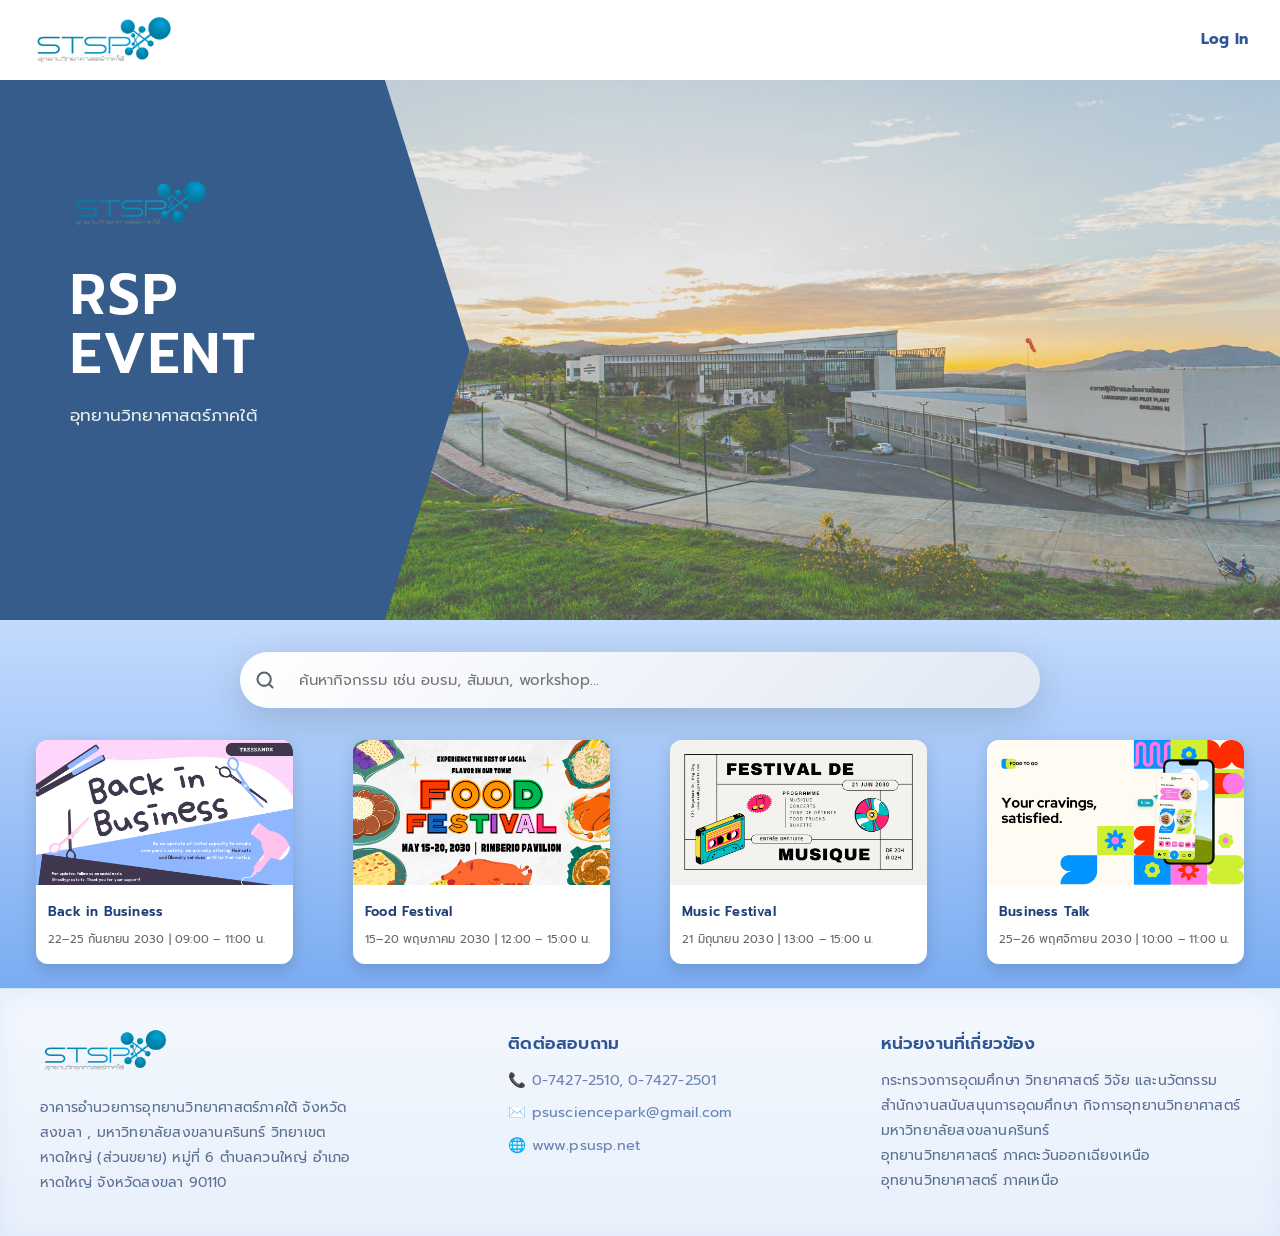
<file: index.html>
<!DOCTYPE html>
<html lang="th">
<head>
  <meta charset="UTF-8" />
  <meta name="viewport" content="width=device-width, initial-scale=1.0"/>
  <title>RSP EVENT</title>
  <link rel="stylesheet" href="css/layout.css">
  <link rel="stylesheet" href="css/style.css">

  <link rel="preconnect" href="https://fonts.googleapis.com">
  <link rel="preconnect" href="https://fonts.gstatic.com" crossorigin>
  <link href="https://fonts.googleapis.com/css2?family=Prompt:wght@300;400;500;600&display=swap" rel="stylesheet">

</head>

<body>

  <!-- ================= topbar ================= -->
<header class="topbar">
  <img src="assets/logo.png" class="top-logo" alt="RSP Logo">
  <div id="topbar-menu"></div>
</header>

<!-- ================= HERO ================= -->
<section class="hero">
  <div class="hero-left">
    <img src="assets/logo.png" class="hero-logo" alt="RSP Logo">
    <h1>RSP<br>EVENT</h1>
    <p>อุทยานวิทยาศาสตร์ภาคใต้</p>
    <div class="dots">
      <span></span><span></span><span></span><span></span>
    </div>
  </div>

  <div class="hero-right">
    <img src="assets/hero.jpg" alt="">
  </div>
</section>

<!-- ================= EVENT SECTION ================= -->
<section class="event-section">
  <!-- Search Bar Container -->
  <div class="event-search-container">
    <div class="event-search-wrapper">
      <svg class="search-icon" width="20" height="20" viewBox="0 0 24 24" fill="none" stroke="currentColor" stroke-width="2.5" stroke-linecap="round" stroke-linejoin="round">
        <circle cx="11" cy="11" r="8"></circle>
        <path d="m21 21-4.35-4.35"></path>
      </svg>
      <input 
        type="text" 
        id="event-search-input" 
        placeholder="ค้นหากิจกรรม เช่น อบรม, สัมมนา, workshop..."
        class="event-search-input"
      >
      <button class="clear-search-btn" id="clear-search" style="display: none;">
        <svg width="16" height="16" viewBox="0 0 24 24" fill="none" stroke="currentColor" stroke-width="2.5">
          <line x1="18" y1="6" x2="6" y2="18"></line>
          <line x1="6" y1="6" x2="18" y2="18"></line>
        </svg>  
      </button>
    </div>
    <div class="search-results-info" id="search-info"></div>
  </div>

  <!-- Events Grid -->
  <div class="events" id="events"></div>
</section>

<!-- ================= FOOTER ================= -->
<footer class="site-footer">
  <div class="footer-inner">

    <div class="footer-left">
      <img src="assets/logo.png" alt="logo" class="footer-logo">  
      <p>
        อาคารอำนวยการอุทยานวิทยาศาสตร์ภาคใต้ จังหวัดสงขลา ,
        มหาวิทยาลัยสงขลานครินทร์ วิทยาเขตหาดใหญ่ (ส่วนขยาย)
        หมู่ที่ 6 ตำบลควนใหญ่ อำเภอหาดใหญ่ จังหวัดสงขลา 90110
      </p>
    </div>

    <div class="footer-center">
      <h4>ติดต่อสอบถาม</h4>
      <div class="contact-items">
        <div>📞 0-7427-2510, 0-7427-2501</div>
        <div>✉️ psusciencepark@gmail.com</div>
        <div>🌐 www.psusp.net</div>
      </div>
    </div>

    <div class="footer-right">
      <h4>หน่วยงานที่เกี่ยวข้อง</h4>
      <p>
        กระทรวงการอุดมศึกษา วิทยาศาสตร์ วิจัย และนวัตกรรม<br>
        สำนักงานสนับสนุนการอุดมศึกษา กิจการอุทยานวิทยาศาสตร์<br>
        มหาวิทยาลัยสงขลานครินทร์<br>
        อุทยานวิทยาศาสตร์ ภาคตะวันออกเฉียงเหนือ<br>
        อุทยานวิทยาศาสตร์ ภาคเหนือ
      </p>
    </div>

  </div>
</footer>

<!-- ================= SCRIPTS ================= -->
<script src="js/script.js"></script>
<script src="js/topbar.js"></script>

</body>
</html>
</file>
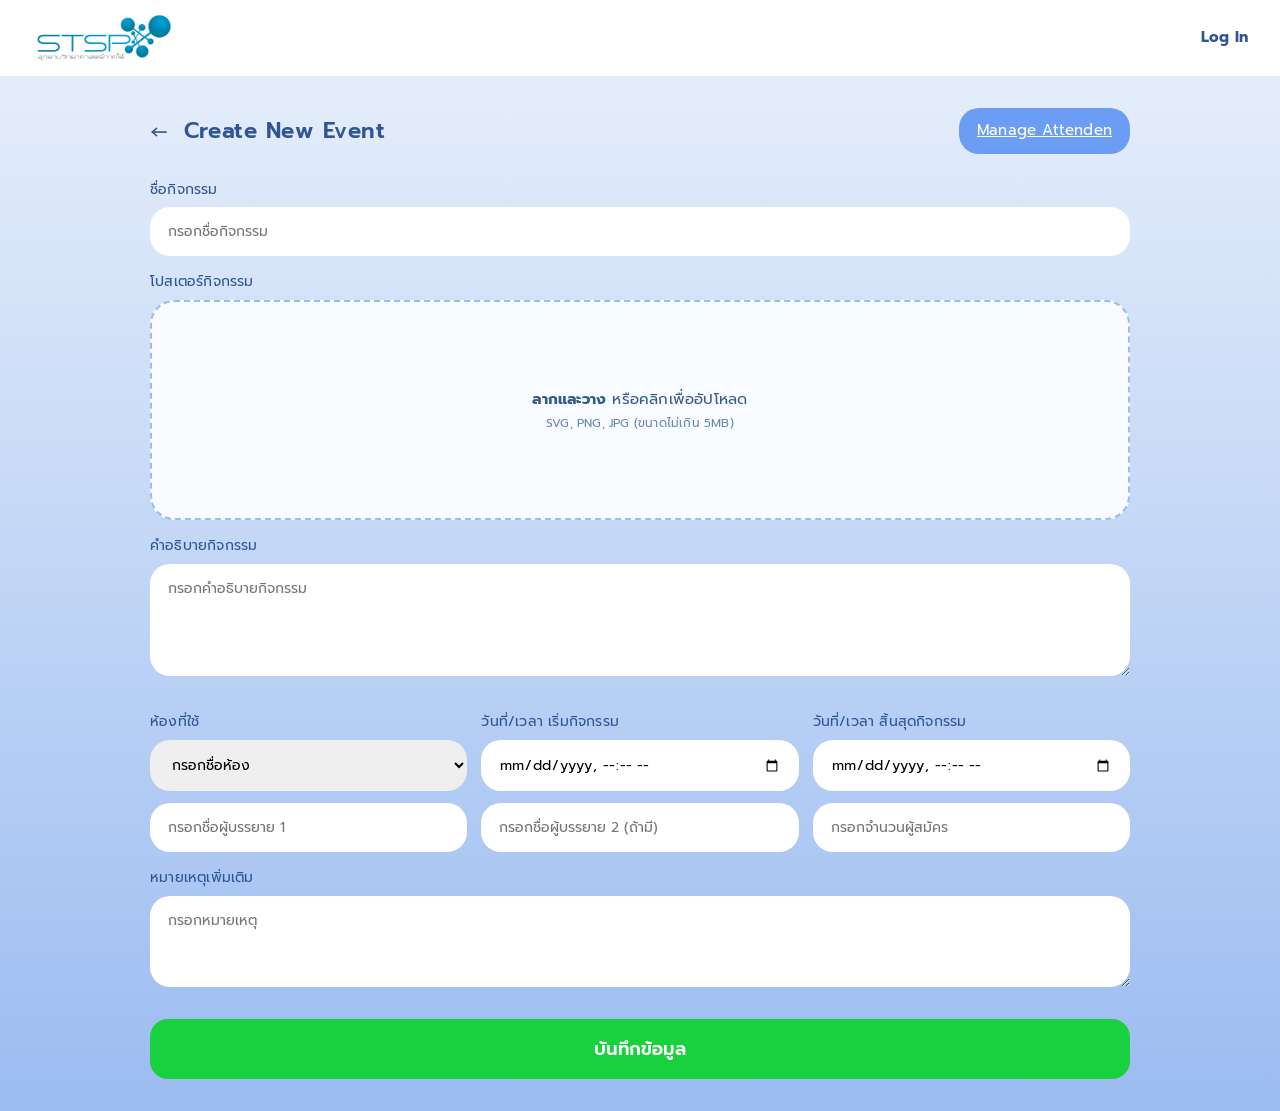
<file: create-event.html>
<!DOCTYPE html>
<html lang="th">

<head>
  <meta charset="UTF-8" />
  <title>Create New Event | RSP EVENT</title>

  <link rel="stylesheet" href="css/layout.css">
  <link rel="stylesheet" href="css/topbar.css">
  <link rel="stylesheet" href="css/create-event.css">

  <link href="https://fonts.googleapis.com/css2?family=Prompt:wght@300;400;500;600&display=swap" rel="stylesheet">

</head>

<body>

  <!-- TOPBAR -->
  <header class="topbar">
    <img src="assets/logo.png" class="top-logo" alt="RSP Logo">
    <div id="topbar-menu"></div>
  </header>

  <!-- PAGE -->
  <main class="page">

    <!-- header -->
    <div class="page-header">
      <a href="my-event.html" class="back">←</a>
      <h1>Create New Event</h1>
      <a href="manage-attendent.html" id="manageAttendeeBtn" class="secondary-btn">
        Manage Attenden
      </a>
    </div>

    <!-- form -->
    <form class="event-form" id="createEventForm">

      <label>ชื่อกิจกรรม</label>
      <input type="text" id="eventTitle" placeholder="กรอกชื่อกิจกรรม" required>

      <label>โปสเตอร์กิจกรรม</label>

      <div class="upload-box" id="uploadBox">
        <img id="posterPreview" alt="poster preview">
        <input type="file" hidden id="posterInput" accept="image/*">

        <p><strong>ลากและวาง</strong> หรือคลิกเพื่ออัปโหลด</p>
        <span>SVG, PNG, JPG (ขนาดไม่เกิน 5MB)</span>
      </div>


      <label>คำอธิบายกิจกรรม</label>
      <textarea id="eventDesc" placeholder="กรอกคำอธิบายกิจกรรม" rows="4"></textarea>

      <div class="grid-3">
        <div>
          <label>ห้องที่ใช้</label>
          <select id="eventRoom">
            <option value="">กรอกชื่อห้อง</option>
            <option value="A - G01  ห้องโถงลูมิน่า">A - G01  ห้องโถงลูมิน่า</option>
            <option value="A - G02  ห้องประชุมวิสัยทัศน์">A - G02  ห้องประชุมวิสัยทัศน์</option>
            <option value="A - G03  ห้องหลอมรวมความคิด">A - G03  ห้องหลอมรวมความคิด</option>
            <option value="A - G04  หอประชุมปัญญาประดิษฐ์">A - G04  หอประชุมปัญญาประดิษฐ์</option>
            <option value="A - G05  ห้องแลกเปลี่ยนอะกอร่า">A - G05  ห้องแลกเปลี่ยนอะกอร่า</option>
            <option value="A - G06  ห้องสารัตถะ">A - G06  ห้องสารัตถะ</option>
          </select>
        </div>

        <div>
          <label>วันที่/เวลา เริ่มกิจกรรม</label>
          <input type="datetime-local" id="startDate" required>
        </div>

        <div>
          <label>วันที่/เวลา สิ้นสุดกิจกรรม</label>
          <input type="datetime-local" id="endDate" required>
        </div>
      </div>

      <div class="grid-3">
        <input id="speaker1" placeholder="กรอกชื่อผู้บรรยาย 1">
        <input id="speaker2" placeholder="กรอกชื่อผู้บรรยาย 2 (ถ้ามี)">
        <input id="capacity" type="number" placeholder="กรอกจำนวนผู้สมัคร" min="1">
      </div>

      <label>หมายเหตุเพิ่มเติม</label>
      <textarea id="eventNote" placeholder="กรอกหมายเหตุ" rows="3"></textarea>

      <!-- สำคัญ: type=button เพื่อไม่ให้ form reload -->
      <button type="button" id="saveEventBtn" class="primary-btn">
        บันทึกข้อมูล
      </button>

    </form>

  </main>
  
  <script src="js/topbar.js"></script>
  <script src="js/create-event.js"></script>

</body>

</html>
</file>
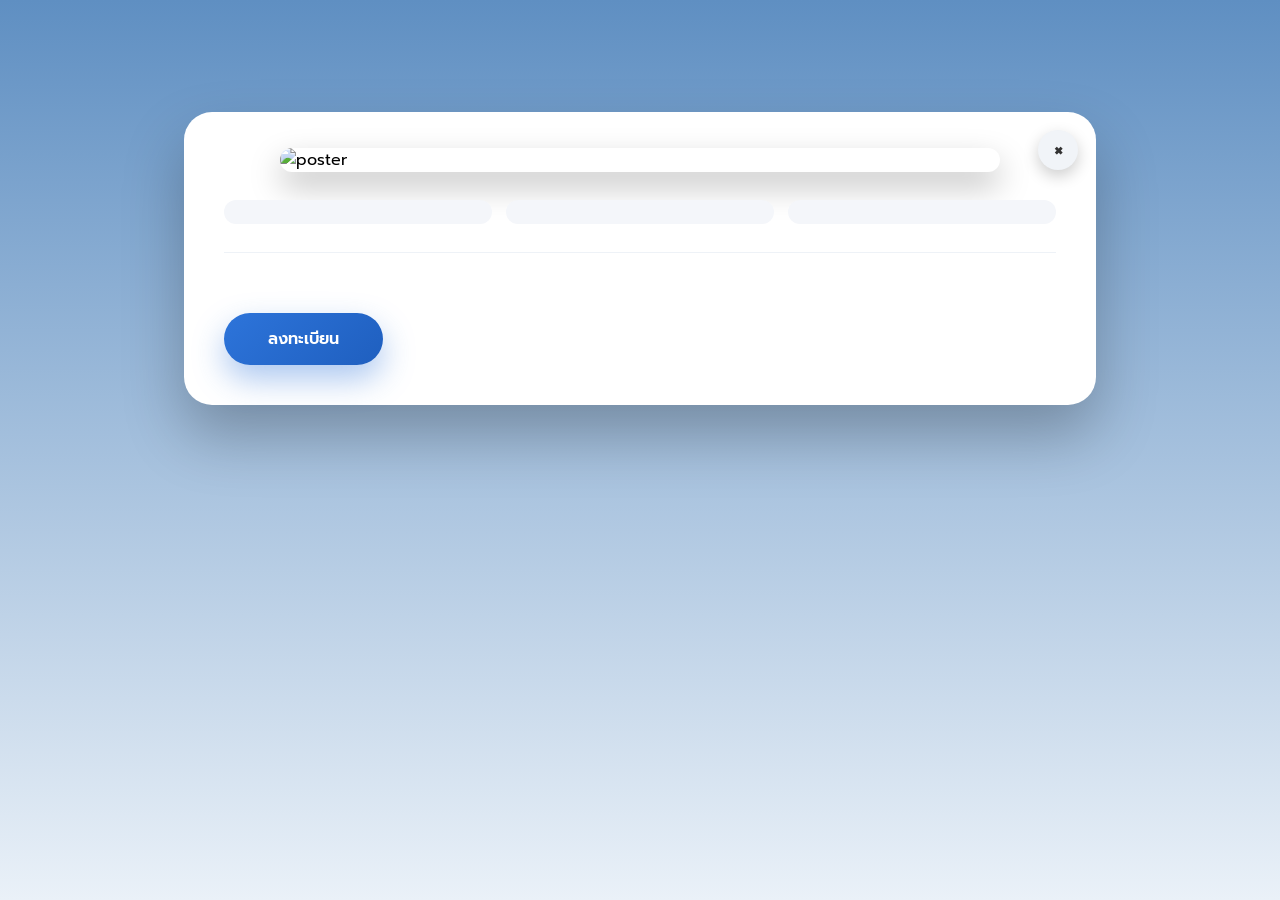
<file: detail.html>
<!DOCTYPE html>
<html lang="th">
<head>
  <meta charset="UTF-8">
  <title>รายละเอียดกิจกรรม</title>
  <link rel="stylesheet" href="css/style.css">
  <link rel="stylesheet" href="css/detail.css">

  <link rel="preconnect" href="https://fonts.googleapis.com">
  <link rel="preconnect" href="https://fonts.gstatic.com" crossorigin>
  <link href="https://fonts.googleapis.com/css2?family=Prompt:wght@300;400;500;600&display=swap" rel="stylesheet">  

</head>
<body class="detail-page">

<div class="detail-wrapper">

  <h1 id="title" class="detail-title"></h1>

  <div class="detail-card"> 
      <button class="close-detail" onclick="window.location.href='index.html'">
        ×
      </button>

    <img id="poster" class="detail-poster" alt="poster">

    <div class="detail-info">
      <p id="date"></p>
      <p id="time"></p>
      <p id="speaker"></p>
    </div>

    <div class="detail-desc" id="description"></div>
    <div id="extra-sections"></div>
    
    <button class="register-btn">ลงทะเบียน</button>

  </div>
</div>

<script src="js/detail.js"></script>
</body>
</html>
</file>
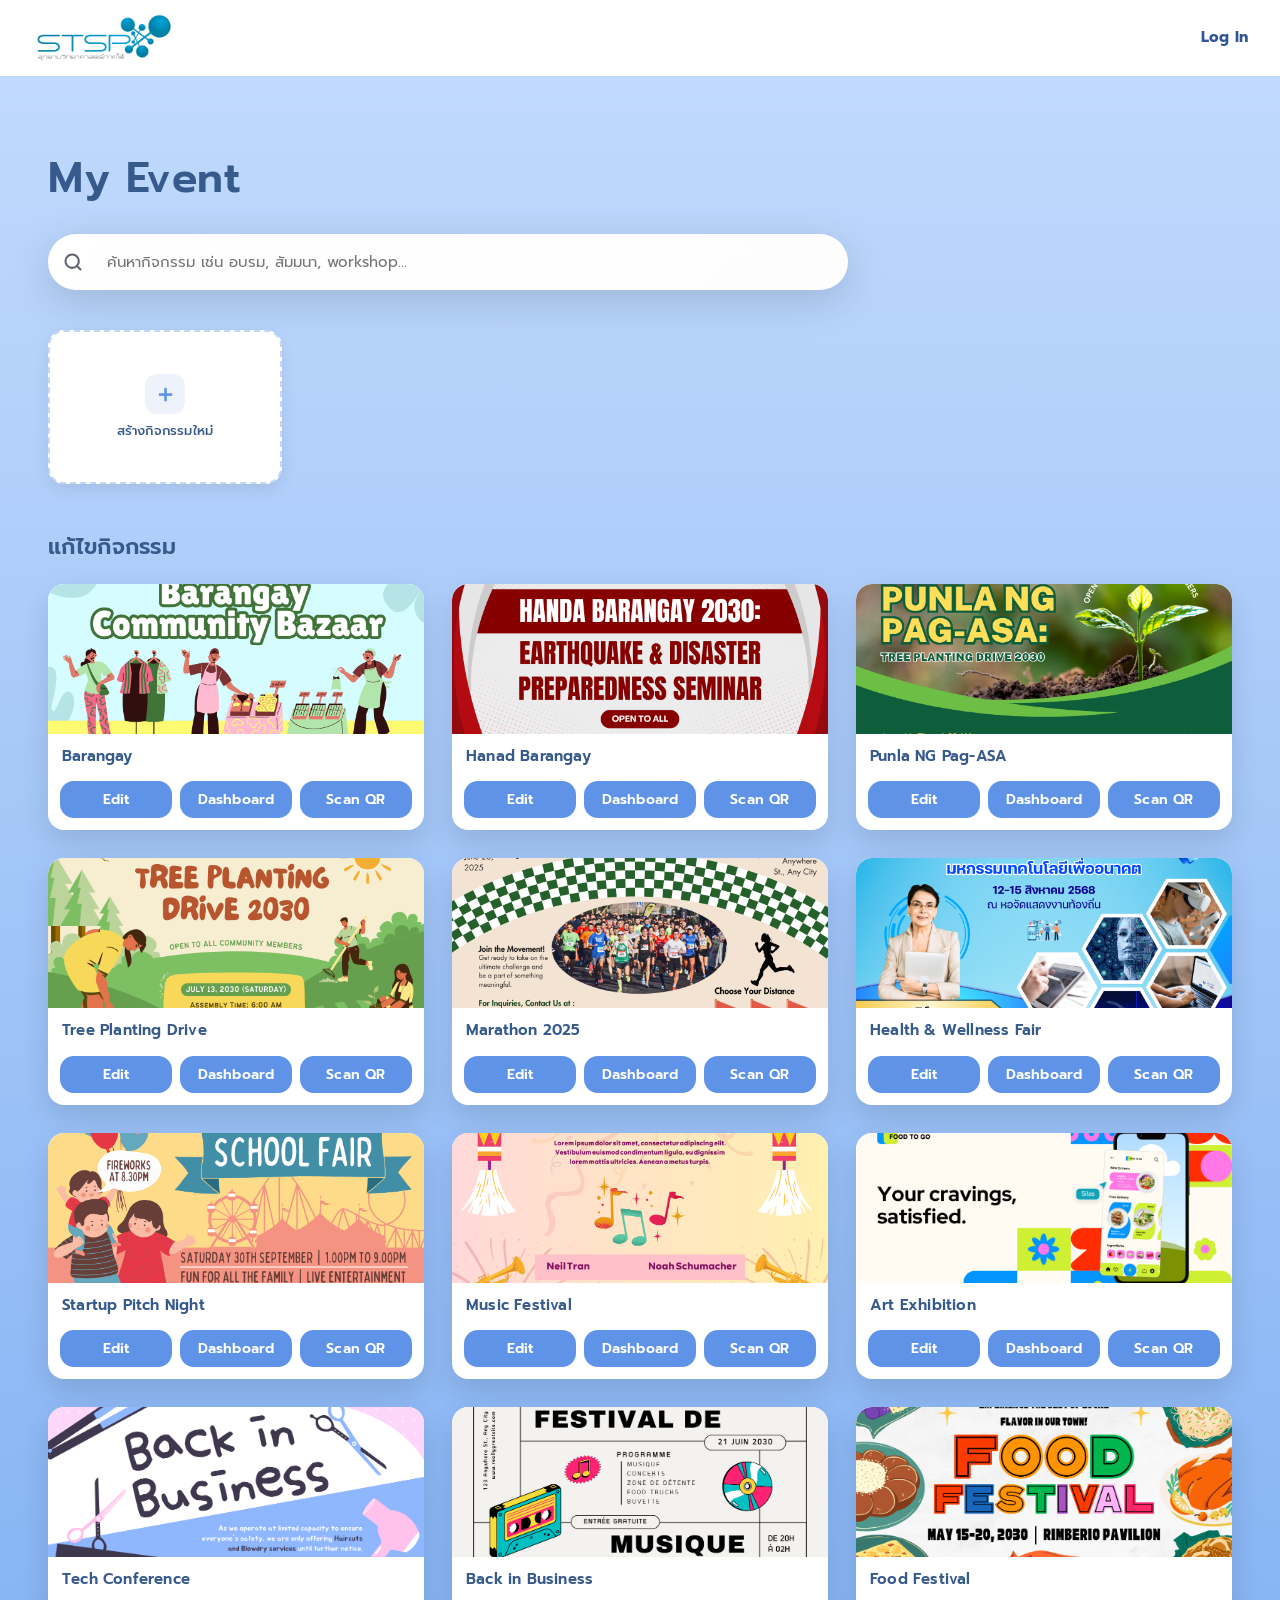
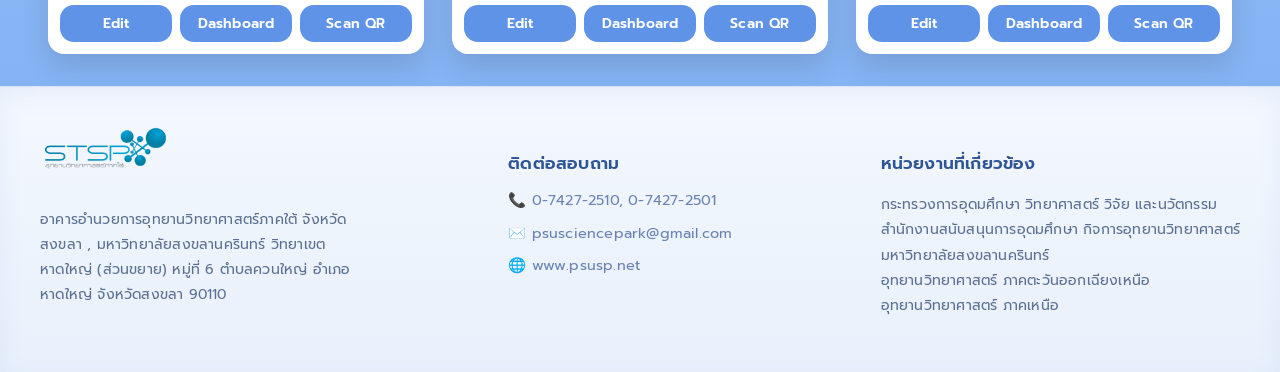
<file: edit-event.html>
<!DOCTYPE html>
<html lang="th">

<head>
  <meta charset="UTF-8" />
  <title>Edit Event | RSP EVENT</title>

  <link rel="stylesheet" href="css/layout.css">
  <link rel="stylesheet" href="css/topbar.css">
  <link rel="stylesheet" href="css/create-event.css">

  <link href="https://fonts.googleapis.com/css2?family=Prompt:wght@300;400;500;600&display=swap" rel="stylesheet">

</head>

<body>

  <!-- TOPBAR -->
  <header class="topbar">
    <img src="assets/logo.png" class="top-logo" alt="RSP Logo">
    <div id="topbar-menu"></div>
  </header>

  <!-- PAGE -->
  <main class="page">

    <!-- header -->
    <div class="page-header">
      <a href="my-event.html" class="back">←</a>
      <h1>Edit Event</h1>
      <a id="manageAttendeeBtn" class="secondary-btn">
        Manage Attenden
      </a>

    </div>

    <!-- form -->
    <form class="event-form" id="createEventForm">

      <label>ชื่อกิจกรรม</label>
      <input type="text" id="eventTitle" placeholder="กรอกชื่อกิจกรรม" required>

      <label>โปสเตอร์กิจกรรม</label>

      <div class="upload-box" id="uploadBox">
        <img id="posterPreview" alt="poster preview">
        <input type="file" hidden id="posterInput" accept="image/*">

        <p><strong>ลากและวาง</strong> หรือคลิกเพื่ออัปโหลด</p>
        <span>SVG, PNG, JPG (ขนาดไม่เกิน 5MB)</span>
      </div>


      <label>คำอธิบายกิจกรรม</label>
      <textarea id="eventDesc" placeholder="กรอกคำอธิบายกิจกรรม" rows="4"></textarea>

      <div class="grid-3">
        <div>
          <label>ห้องที่ใช้</label>
          <select id="eventRoom">
            <option value="">กรอกชื่อห้อง</option>
            <option value="A - G01  ห้องโถงลูมิน่า">A - G01  ห้องโถงลูมิน่า</option>
            <option value="A - G02  ห้องประชุมวิสัยทัศน์">A - G02  ห้องประชุมวิสัยทัศน์</option>
            <option value="A - G03  ห้องหลอมรวมความคิด">A - G03  ห้องหลอมรวมความคิด</option>
            <option value="A - G04  หอประชุมปัญญาประดิษฐ์">A - G04  หอประชุมปัญญาประดิษฐ์</option>
            <option value="A - G05  ห้องแลกเปลี่ยนอะกอร่า">A - G05  ห้องแลกเปลี่ยนอะกอร่า</option>
            <option value="A - G06  ห้องสารัตถะ">A - G06  ห้องสารัตถะ</option>
          </select>
        </div>

        <div>
          <label>วันที่/เวลา เริ่มกิจกรรม</label>
          <input type="datetime-local" id="startDate" required>
        </div>

        <div>
          <label>วันที่/เวลา สิ้นสุดกิจกรรม</label>
          <input type="datetime-local" id="endDate" required>
        </div>
      </div>

      <div class="grid-3">
        <input id="speaker1" placeholder="กรอกชื่อผู้บรรยาย 1">
        <input id="speaker2" placeholder="กรอกชื่อผู้บรรยาย 2 (ถ้ามี)">
        <input id="capacity" type="number" placeholder="กรอกจำนวนผู้สมัคร" min="1">
      </div>

      <label>หมายเหตุเพิ่มเติม</label>
      <textarea id="eventNote" placeholder="กรอกหมายเหตุ" rows="3"></textarea>

      <!-- สำคัญ: type=button เพื่อไม่ให้ form reload -->
      <button type="button" id="updateEventBtn" class="primary-btn">
        บันทึกการแก้ไข
      </button>


    </form>


  </main>
  <script src="js/topbar.js"></script>
  <script src="js/edit-event.js"></script>

</body>

</html>
</file>
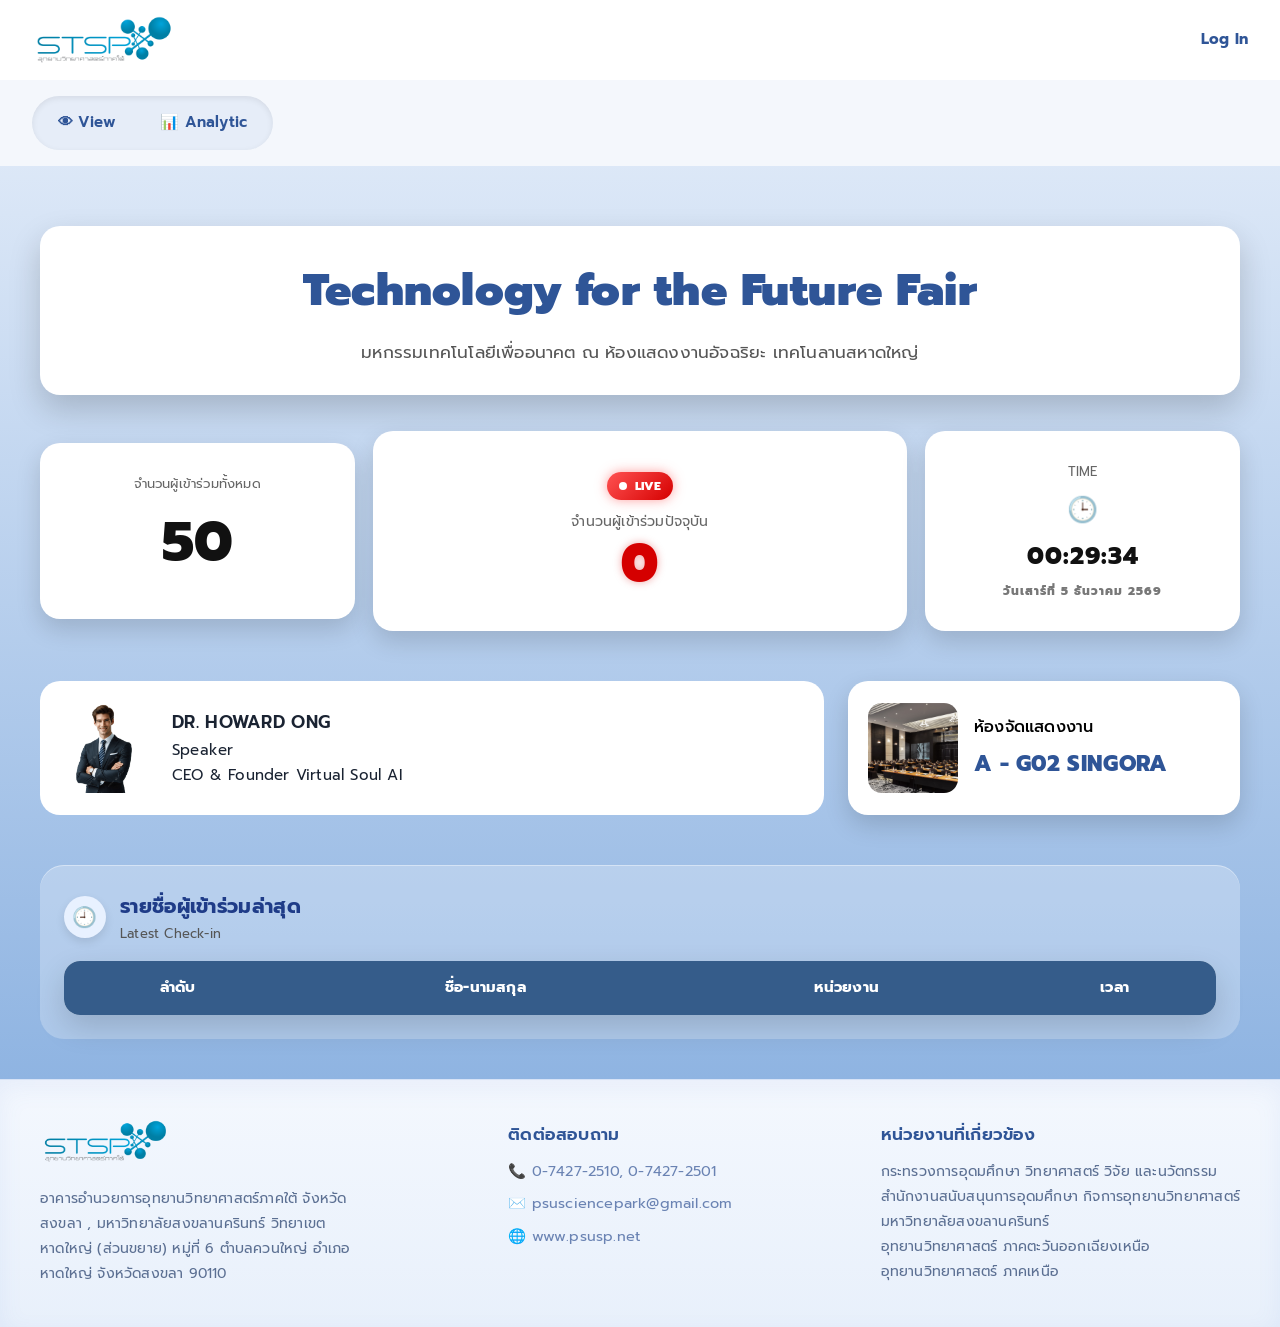
<file: event-dashboard.html>
<!DOCTYPE html>
<html lang="th">

<head>
  <meta charset="UTF-8" />
  <title>Event Dashboard</title>

  <link rel="stylesheet" href="css/layout.css">
  <link rel="stylesheet" href="css/topbar.css">
  <link rel="stylesheet" href="css/event-dashboard.css">

  <link href="https://fonts.googleapis.com/css2?family=Prompt:wght@300;400;500;600;700&display=swap" rel="stylesheet">
</head>

<body>

  <!-- TOPBAR -->
  <header class="topbar">
    <img src="assets/logo.png" class="top-logo" alt="RSP Logo">
    <div id="topbar-menu"></div>
  </header>

<section class="sub-menu">
  <div class="tab-group">
    <a href="event-dashboard.html" class="tab" id="tab-view">
      👁 View
    </a>
    <a href="analytic-dashboard.html" class="tab" id="tab-analytic">
      📊 Analytic
    </a>
  </div>
</section>

  <main class="dashboard">

    <!-- ===== TITLE ===== -->
    <section class="event-title">
      <div class="title-box">
        <h1>Technology for the Future Fair</h1>
        <p>มหกรรมเทคโนโลยีเพื่ออนาคต ณ ห้องแสดงงานอัจฉริยะ เทคโนลานสหาดใหญ่</p>
      </div>
    </section>

    <section class="stats">
      <div class="stat-card small-stat">
        <span>จำนวนผู้เข้าร่วมทั้งหมด</span>
        <strong id="totalCount">50</strong>
      </div>

      <div class="stat-card live-card">
        <div class="live-badge">
          <span class="live-dot"></span>
          LIVE
        </div>
        <div class="live-label">จำนวนผู้เข้าร่วมปัจจุบัน</div>

        <div class="live-number" id="liveCount">0</div>
      </div>

      <div class="stat-card small-stat">
        <span>TIME</span>
        <div class="time-icon">🕒</div>
        <strong id="clock">--:--:--</strong>
      </div>
    </section>

    <!-- ===== SPEAKER & ROOM ===== -->
    <section class="info-row">
      <div class="speaker-card">
        <img src="assets/คน.png">
        <div>
          <h3>DR. HOWARD ONG</h3>
          <p class="role">Speaker</p>
          <p class="company">CEO & Founder Virtual Soul AI</p>
        </div>
      </div>

      <div class="room-card">
        <img src="assets/ห้องประชุม2.jpg" alt="ห้องจัดแสดงงาน">
        <div>
          <p class="room-label">ห้องจัดแสดงงาน</p>
          <h2>A - G02 SINGORA</h2>
        </div>
      </div>
    </section>

    <!-- ===== LATEST TABLE ===== -->
    <section class="latest">
      <div class="latest-header">
        <div class="latest-title">
          <span class="latest-icon">🕘</span>
          <div>
            <h3>รายชื่อผู้เข้าร่วมล่าสุด</h3>
            <p>Latest Check-in</p>
          </div>
        </div>
      </div>

      <table>
        <thead>
          <tr>
            <th>ลำดับ</th>
            <th>ชื่อ-นามสกุล</th>
            <th>หน่วยงาน</th>
            <th>เวลา</th>
          </tr>
        </thead>
        <tbody id="latestBody"></tbody>
      </table>
    </section>
  </main>

  <!-- ================= FOOTER ================= -->
  <footer class="site-footer">
    <div class="footer-inner">

      <div class="footer-left">
        <img src="assets/logo.png" alt="logo" class="footer-logo">
        <p>
          อาคารอำนวยการอุทยานวิทยาศาสตร์ภาคใต้ จังหวัดสงขลา ,
          มหาวิทยาลัยสงขลานครินทร์ วิทยาเขตหาดใหญ่ (ส่วนขยาย)
          หมู่ที่ 6 ตำบลควนใหญ่ อำเภอหาดใหญ่ จังหวัดสงขลา 90110
        </p>
      </div>

      <div class="footer-center">
        <h4>ติดต่อสอบถาม</h4>
        <div class="contact-items">
          <div>📞 0-7427-2510, 0-7427-2501</div>
          <div>✉️ psusciencepark@gmail.com</div>
          <div>🌐 www.psusp.net</div>
        </div>
      </div>

      <div class="footer-right">
        <h4>หน่วยงานที่เกี่ยวข้อง</h4>
        <p>
          กระทรวงการอุดมศึกษา วิทยาศาสตร์ วิจัย และนวัตกรรม<br>
          สำนักงานสนับสนุนการอุดมศึกษา กิจการอุทยานวิทยาศาสตร์<br>
          มหาวิทยาลัยสงขลานครินทร์<br>
          อุทยานวิทยาศาสตร์ ภาคตะวันออกเฉียงเหนือ<br>
          อุทยานวิทยาศาสตร์ ภาคเหนือ
        </p>
      </div>

    </div>
  </footer>

  <script src="js/topbar.js"></script>
  <script src="js/event-dashboard.js"></script>
</body>

</html>
</file>
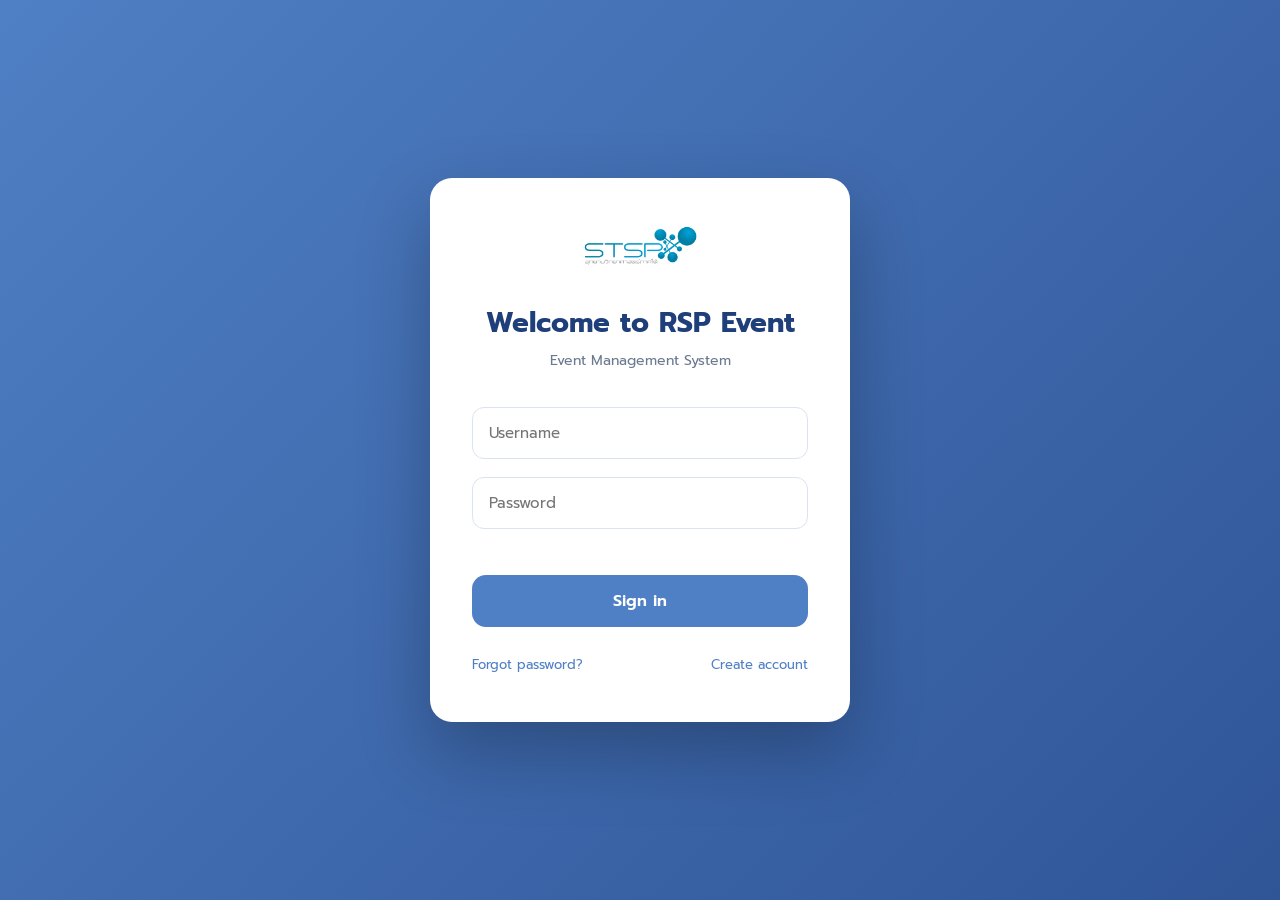
<file: login.html>
<!DOCTYPE html>
<html lang="th">
<head>
  <meta charset="UTF-8">
  <meta name="viewport" content="width=device-width, initial-scale=1.0">
  <title>Sign In | RSP Event</title>

  <link rel="stylesheet" href="css/style.css">
  <link rel="stylesheet" href="css/login.css">

  <link rel="preconnect" href="https://fonts.googleapis.com">
  <link rel="preconnect" href="https://fonts.gstatic.com" crossorigin>
  <link href="https://fonts.googleapis.com/css2?family=Prompt:wght@300;400;500;600&display=swap" rel="stylesheet">

</head>

<body class="login-page">

  <div class="login-card">

    <img src="assets/logo.png" class="brand-logo" alt="STSP Logo">

    <h1>Welcome to RSP Event</h1>
    <p class="subtitle">Event Management System</p>

    <!-- ✅ มีฟอร์มเดียว -->
    <form id="login-form" class="login-form">
      <input 
        id="login-username"
        type="text"
        placeholder="Username"
        required
      >

      <input
        id="login-password"
        type="password"
        placeholder="Password"
        required
      >

      <p id="login-error" class="login-error"></p>

      <button type="submit">Sign in</button>
    </form>

    <div class="login-footer">
      <a href="#">Forgot password?</a>
      <a href="register.html">Create account</a>
    </div>

  </div>

  <script src="js/login.js"></script>
</body>
</html>
</file>
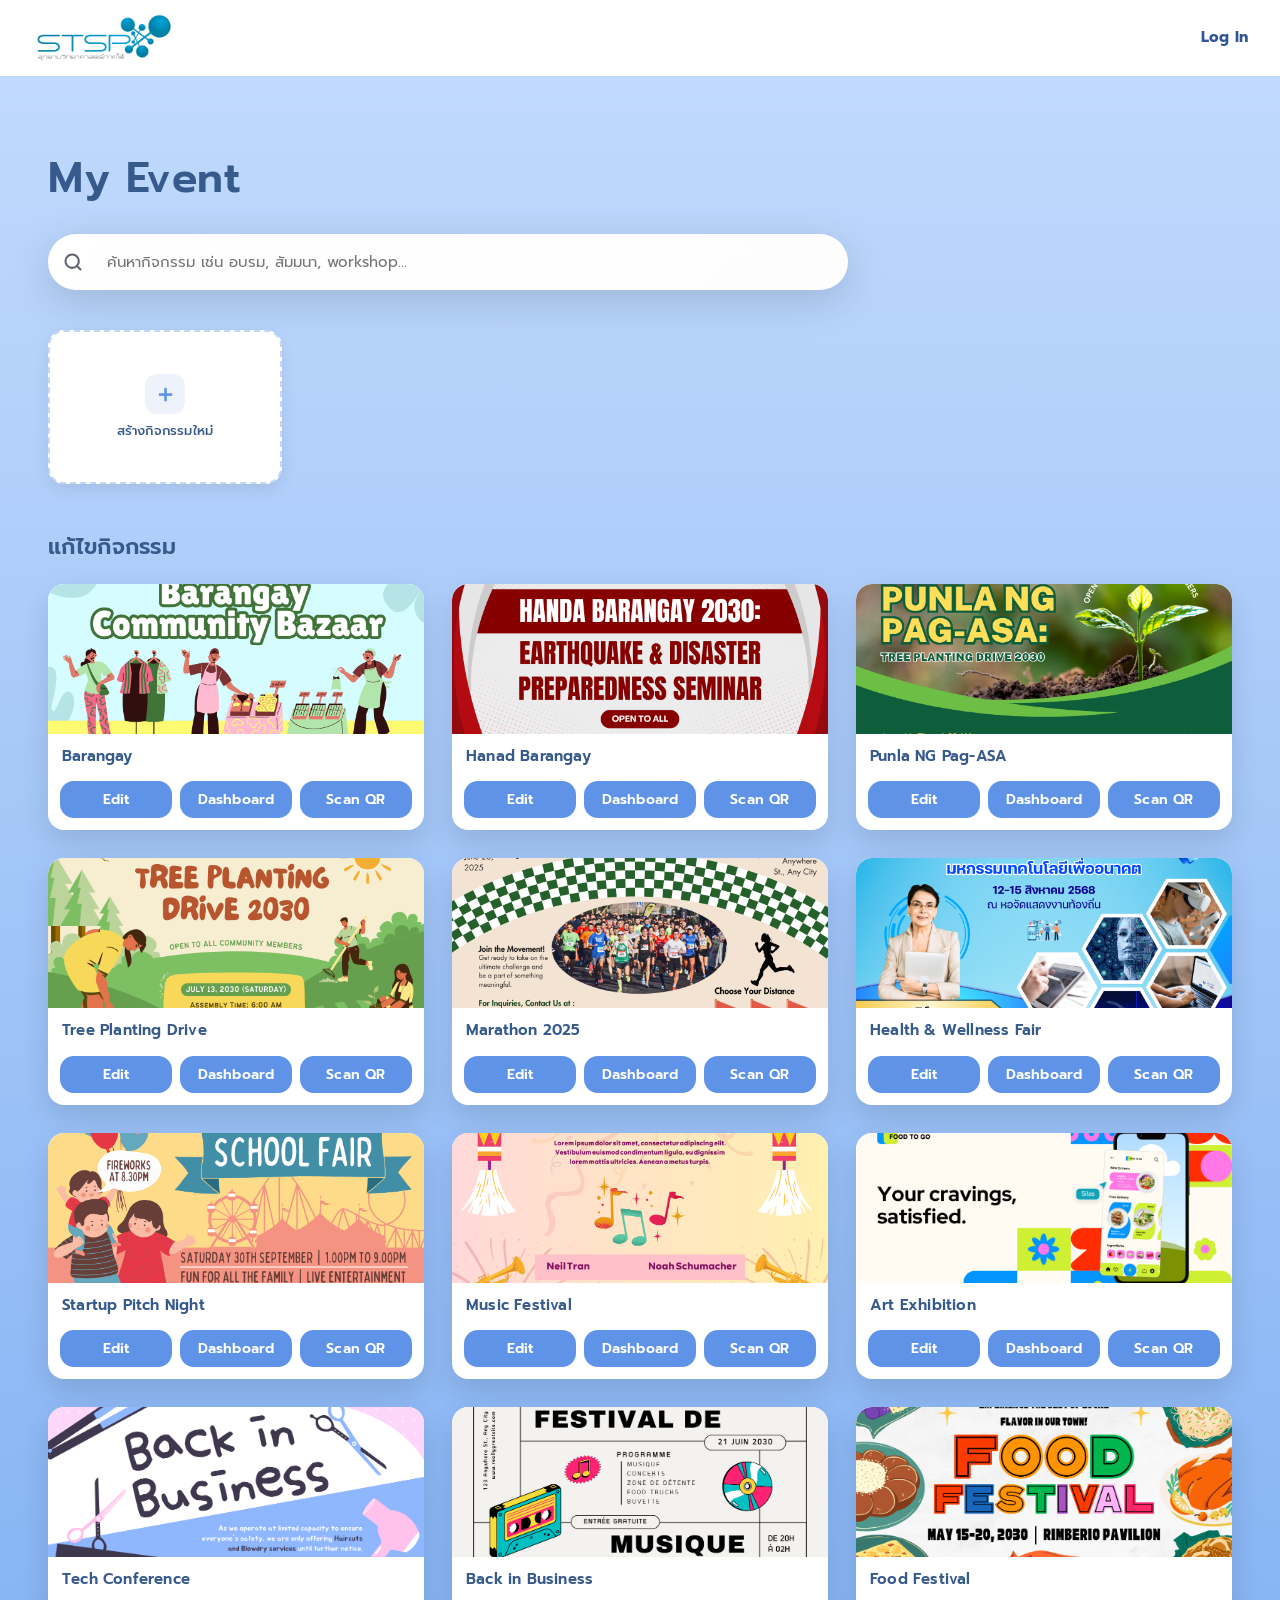
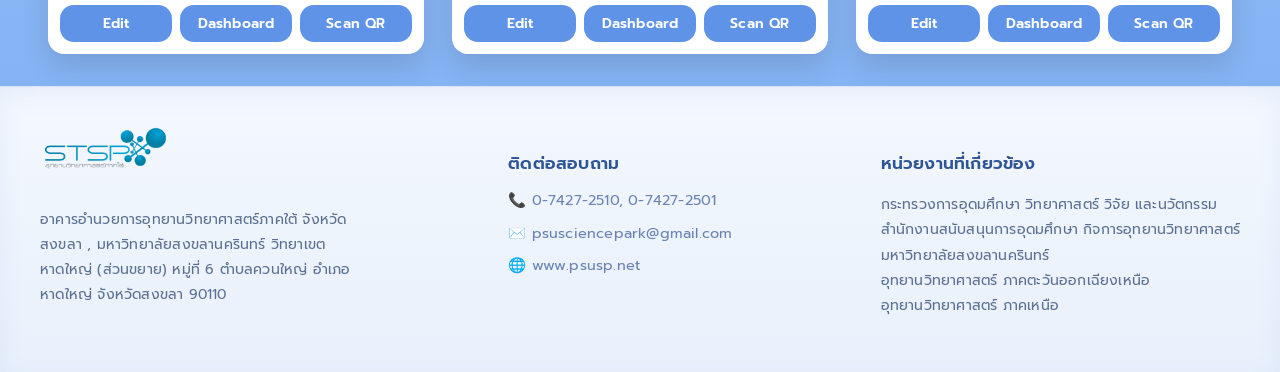
<file: my-event.html>
<!DOCTYPE html>
<html lang="th">

<head>
  <meta charset="UTF-8" />
  <title>My Event | RSP EVENT</title>
  <link rel="stylesheet" href="css/layout.css">
  <link rel="stylesheet" href="css/my-event.css">

  <link rel="preconnect" href="https://fonts.googleapis.com">
  <link rel="preconnect" href="https://fonts.gstatic.com" crossorigin>
  <link href="https://fonts.googleapis.com/css2?family=Prompt:wght@300;400;500;600&display=swap" rel="stylesheet">

</head>

<body>

  <!-- ===== TOPBAR ===== -->
  <header class="topbar">
    <img src="assets/logo.png" class="top-logo" alt="RSP Logo">
    <div id="topbar-menu"></div>
  </header>

  <!-- ===== PAGE ===== -->
  <main class="my-event-page">
    <section class="my-event-header">
      <h1>My Event</h1>

      <!-- ================= EVENT SECTION ================= -->
      <section class="event-section">
        <!-- Search Bar Container -->
        <div class="event-search-container">
          <div class="event-search-wrapper">
            <svg class="search-icon" width="20" height="20" viewBox="0 0 24 24" fill="none" stroke="currentColor"
              stroke-width="2.5" stroke-linecap="round" stroke-linejoin="round">
              <circle cx="11" cy="11" r="8"></circle>
              <path d="m21 21-4.35-4.35"></path>
            </svg>
            <input type="text" id="event-search-input" placeholder="ค้นหากิจกรรม เช่น อบรม, สัมมนา, workshop..."
              class="event-search-input">
            <button class="clear-search-btn" id="clear-search" style="display: none;">
              <svg width="16" height="16" viewBox="0 0 24 24" fill="none" stroke="currentColor" stroke-width="2.5">
                <line x1="18" y1="6" x2="6" y2="18"></line>
                <line x1="6" y1="6" x2="18" y2="18"></line>
              </svg>
            </button>
          </div>
          <div class="search-results-info" id="search-info"></div>
        </div>


        <!-- create -->
        <div class="create-event-section">

          <a href="create-event.html" class="event-card create-event-card">
            <div class="create-inner">
              <div class="create-icon">＋</div>
              <p>สร้างกิจกรรมใหม่</p>
            </div>
          </a>

        </div>

        <!-- edit -->
        <section class="section">
          <h2>แก้ไขกิจกรรม</h2>

          <div class="event-grid" id="myEventGrid"></div>
        </section>
      </section>  

  </main>
  <!-- ================= FOOTER ================= -->
  <footer class="site-footer">
    <div class="footer-inner">

      <div class="footer-left">
        <img src="assets/logo.png" alt="logo" class="footer-logo">
        <p>
          อาคารอำนวยการอุทยานวิทยาศาสตร์ภาคใต้ จังหวัดสงขลา ,
          มหาวิทยาลัยสงขลานครินทร์ วิทยาเขตหาดใหญ่ (ส่วนขยาย)
          หมู่ที่ 6 ตำบลควนใหญ่ อำเภอหาดใหญ่ จังหวัดสงขลา 90110
        </p>
      </div>

      <div class="footer-center">
        <h4>ติดต่อสอบถาม</h4>
        <div class="contact-items">
          <div>📞 0-7427-2510, 0-7427-2501</div>
          <div>✉️ psusciencepark@gmail.com</div>
          <div>🌐 www.psusp.net</div>
        </div>
      </div>

      <div class="footer-right">
        <h4>หน่วยงานที่เกี่ยวข้อง</h4>
        <p>
          กระทรวงการอุดมศึกษา วิทยาศาสตร์ วิจัย และนวัตกรรม<br>
          สำนักงานสนับสนุนการอุดมศึกษา กิจการอุทยานวิทยาศาสตร์<br>
          มหาวิทยาลัยสงขลานครินทร์<br>
          อุทยานวิทยาศาสตร์ ภาคตะวันออกเฉียงเหนือ<br>
          อุทยานวิทยาศาสตร์ ภาคเหนือ
        </p>
      </div>

    </div>
  </footer>


  <script src="js/topbar.js"></script>
  <script src="js/my-event.js"></script>

</body>

</html>
</file>
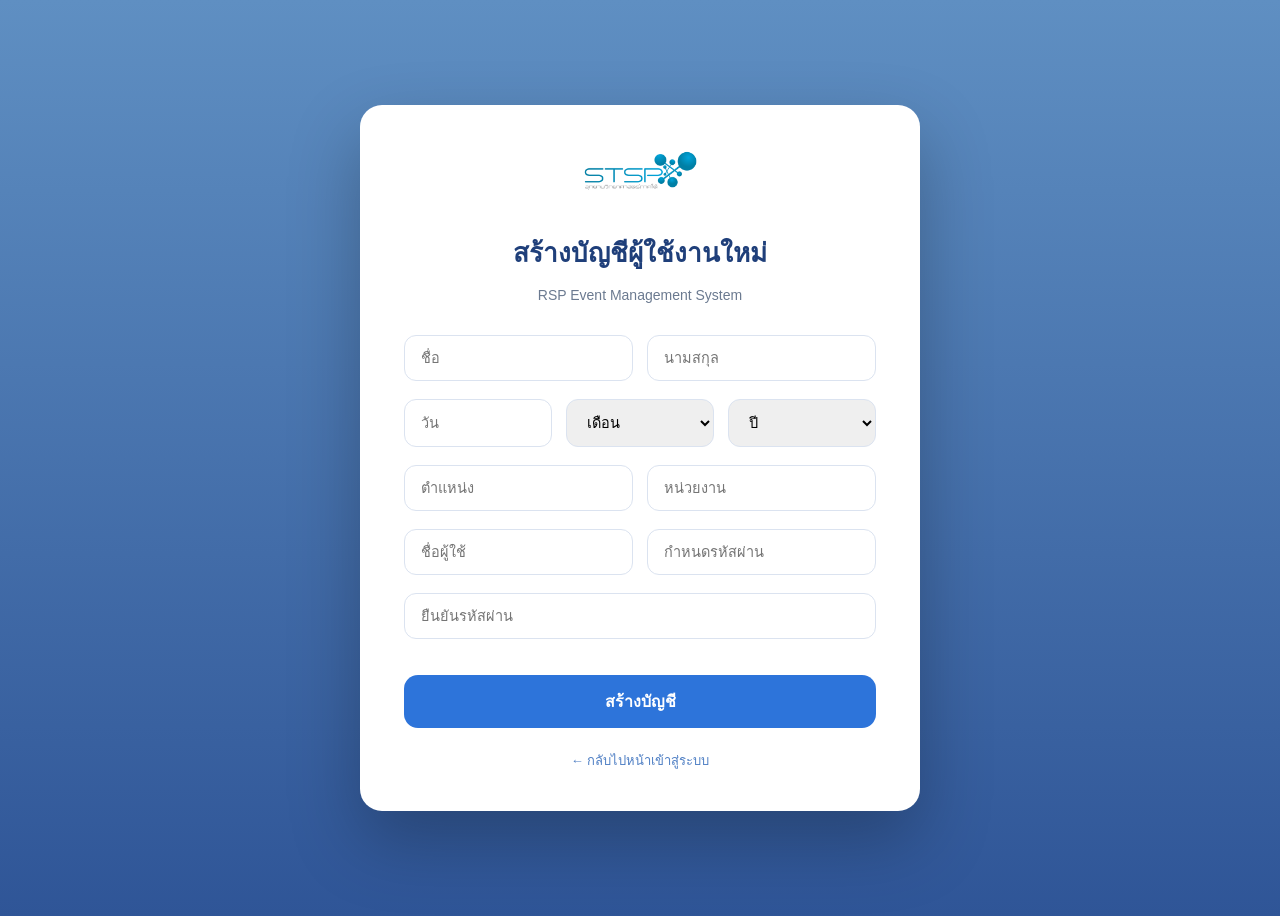
<file: register.html>
<!DOCTYPE html>
<html lang="th">
<head>
  <meta charset="UTF-8">
  <meta name="viewport" content="width=device-width, initial-scale=1.0">
  <title>Register | RSP Event</title>

  <link rel="stylesheet" href="css/register.css">

  <link rel="preconnect" href="https://fonts.googleapis.com">
  <link rel="preconnect" href="https://fonts.gstatic.com" crossorigin>
  <link href="https://fonts.googleapis.com/css2?family=Prompt:wght@300;400;500;600&display=swap" rel="stylesheet">

</head>

<body class="register-page">

  <div class="register-card">

    <img src="assets/logo.png" class="brand-logo" alt="STSP Logo">

    <h1>สร้างบัญชีผู้ใช้งานใหม่</h1>
    <p class="subtitle">RSP Event Management System</p>

    <form id="register-form" class="register-form horizontal">

      <div class="row two">
        <input id="fname" type="text" placeholder="ชื่อ" required>
        <input id="lname" type="text" placeholder="นามสกุล" required>
      </div>

      <div class="row three">
        <input type="number" placeholder="วัน" min="1" max="31">
        <select>
          <option>เดือน</option>
          <option>มกราคม</option>
          <option>กุมภาพันธ์</option>
          <option>มีนาคม</option>
          <option>เมษายน</option>
          <option>พฤษภาคม</option>
          <option>มิถุนายน</option>
          <option>กรกฎาคม</option>
          <option>สิงหาคม</option>
          <option>กันยายน</option>
          <option>ตุลาคม</option>
          <option>พฤศจิกายน</option>
          <option>ธันวาคม</option>
        </select>
        <select>
          <option>ปี</option>
          <option>2000</option>
          <option>2001</option>
          <option>2002</option>
          <option>2003</option>
        </select>
      </div>

      <div class="row two">
        <input type="text" placeholder="ตำแหน่ง">
        <input type="text" placeholder="หน่วยงาน">
      </div>

      <div class="row two">
        <input id="username" type="text" placeholder="ชื่อผู้ใช้" required>
        <input id="password" type="password" placeholder="กำหนดรหัสผ่าน" required>
      </div>

      <input id="confirm-password" type="password" placeholder="ยืนยันรหัสผ่าน" required>

      <button type="submit">สร้างบัญชี</button>
    </form>

    <div class="register-footer">
      <a href="login.html">← กลับไปหน้าเข้าสู่ระบบ</a>
    </div>

  </div>

  <!-- ✅ สำคัญมาก -->
  <script src="js/register.js"></script>
</body>
</html>
</file>
<file: css/layout.css>
/* ไฟล์นี้จะเก็บ เฉพาะ Topbar + Footer */
/* ================= Typography System ================= */
* {
  font-family: "Prompt", sans-serif;
}

body {
  font-size: 15px;
  line-height: 1.7;
  letter-spacing: 0.2px;
  color: #1a2332;

  -webkit-font-smoothing: antialiased;
  -moz-osx-font-smoothing: grayscale;
}
h1 {
  font-size: 48px;
  font-weight: 600;
  letter-spacing: 0.5px;
}
h2, h3 {
  font-weight: 600;
  letter-spacing: 0.3px;
}
.event-card p {
  font-size: 14.5px;
  font-weight: 500;
  color: #1f3f7a;
}
.event-card span {
  font-size: 12px;
  font-weight: 400;
  color: #6b7280;
}
.nav-link {
  font-size: 15px;
  font-weight: 500;
  letter-spacing: 0.2px;
}
button {
  font-family: "Prompt", sans-serif;
  font-weight: 500;
  letter-spacing: 0.2px;
}
.event-card p {
  line-height: 1.4;
}
.event-card span {
  font-variant-numeric: tabular-nums;
}
/* =========================
   TOPBAR
========================= */
.topbar {
  display: flex;
  justify-content: space-between;
  align-items: center;
  padding: 16px 32px;
  background: rgb(255, 255, 255);
}

.top-logo {
  height: 48px;
}

.login {
  color: #2f5597;
  font-weight: bold;
  text-decoration: none;
}

/* =========================
   TOPBAR ACTIONS
========================= */
.topbar-right {
  display: flex;
  align-items: center;
  gap: 14px;
}

.top-actions {
  display: flex;
  align-items: center;
  gap: 16px;
}

.nav-link {
  font-size: 15px;
  font-weight: 600;
  color: #2f5597;
  text-decoration: none;
  position: relative;
}

.nav-link:hover {
  color: #1f3f7a;
}

.nav-link.active::after {
  content: "";
  position: absolute;
  left: 0;
  bottom: -6px;
  width: 100%;
  height: 3px;
  background: #2f5597;
  border-radius: 3px;
}

/* =========================
   USER MENU
========================= */
.user-menu {
  display: flex;
  align-items: center;
  gap: 12px;
  background: #f4f7fb;
  padding: 6px 14px;
  border-radius: 24px;
  box-shadow: 0 4px 14px rgba(0,0,0,.08);
}

.user-name {
  font-size: 14px;
  font-weight: 600;
  color: #2f5597;
  white-space: nowrap;
}

.logout-btn {
  border: none;
  background: #ffffff;
  color: #c0392b;
  font-size: 13px;
  font-weight: 600;
  padding: 6px 14px;
  border-radius: 18px;
  cursor: pointer;
  transition: all .2s ease;
  box-shadow: inset 0 0 0 1px #e1e6f0;
}

.logout-btn:hover {
  background: #c0392b;
  color: #ffffff;
  box-shadow: 0 6px 16px rgba(192,57,43,.35);
}

/* =========================
   FOOTER (REFRESH)
========================= */
.site-footer {
  background: linear-gradient(
    180deg,
    #f4f8fe 0%,
    #e8f0fb 100%
  );
  padding: 40px 40px;
  border-top: 1px solid rgba(80, 120, 200, 0.12);
}

/* layout (เดิม) */
.site-footer .footer-inner {
  max-width: 1200px;
  margin: 0 auto;
  display: flex;
  gap: 32px;
  align-items: flex-start;
  justify-content: space-between;
}

/* left */
.footer-left {
  max-width: 320px;
}

.footer-logo {
  width: 130px;
  margin-bottom: 14px;
}

/* body text */
.footer-left p,
.footer-right p {
  color: #5b6f92;          /* 🔹 soft blue-gray */
  font-size: 14px;
  line-height: 1.8;
}

/* headings */
.footer-center h4,
.footer-right h4 {
  font-size: 17px;
  margin-bottom: 10px;
  color: #2f5597;          /* 🔹 ยังเป็นสีหลัก แต่ไม่เข้ม */
  font-weight: 600;
}

/* contact */
.contact-items div {
  margin-bottom: 8px;
  color: #6a83b3;          /* 🔹 lighter + modern */
  font-size: 14.5px;
}
.site-footer {
  box-shadow: inset 0 8px 24px rgba(80, 120, 200, 0.08);
}
</file>
<file: css/style.css>
* {
  box-sizing: border-box;
  margin: 0;
  font-family: "Prompt", sans-serif;
}

/* ================= Hero ================= */
.hero {
  display: grid;
  grid-template-columns: 1.1fr 1.9fr;
  min-height: 60vh;
  position: relative;
  overflow: hidden;
}

.hero-left {
  background: #355c8a;
  color: white;
  padding: 100px 70px;
  clip-path: polygon(
    0 0,
    82% 0,
    100% 50%,
    82% 100%,
    0 100%
  );
  z-index: 2;
}

.hero-logo {
  width: 140px;
  opacity: 0.9;
  margin-bottom: 32px;
}

.hero-left h1 {
  font-size: 56px;
  line-height: 1.05;
  letter-spacing: 2px;
  margin-bottom: 16px;
}

.hero-left p {
  font-size: 17px;
  opacity: 0.9;
}

.dots span {
  width: 8px;
  height: 8px;
  opacity: 0.6;
}

.dots span:first-child {
  background: white;
}

.hero-right {
  position: relative;
  overflow: visible;
}

.hero-right img {
  position: absolute;
  top: 0;
  left: 50%;
  transform: translateX(-50%);
  width: 100vw;
  height: 100%;
  object-fit: cover;
  opacity: 0.8;
  z-index: 1;
  filter: contrast(1.02) saturate(1.03);
  display: block;
}

/* ================= EVENT SECTION ================= */
.event-section {
  background: linear-gradient(#c3dbfd, #7aacf2);
  padding: 32px 36px 24px;
}

/* ================= EVENT SEARCH ================= */
.event-search-container {
  max-width: 800px;
  margin: 0 auto 32px;
  text-align: center;
}

.event-search-wrapper {
  display: flex;
  align-items: center;
  background: linear-gradient(135deg, #ffffff 0%, #e1e8f4 100%);
  border-radius: 50px;
  padding: 1px 4px 1px 15px;
  box-shadow: 0 10px 40px rgba(0,0,0,.15);
}

.search-icon {
  margin-right: 12px;
  opacity: 0.7;
}

.event-search-input {
  flex: 1;
  border: none;
  outline: none;
  background: transparent;
  padding: 16px 12px;
  font-size: 15px;
}

.clear-search-btn {
  width: 32px;
  height: 32px;
  border: none;
  background: #e8ecf2;
  border-radius: 50%;
  cursor: pointer;
}

/* ================= EVENTS ================= */
.events {
  display: grid;
  grid-template-columns: repeat(auto-fit, minmax(100px, 1fr));
  gap: 60px;
}

.event-card {
  background: #ffffff;
  border-radius: 12px;
  box-shadow: 0 6px 16px rgba(0,0,0,.14);
  overflow: hidden;
  cursor: pointer;
}

.event-card img {
  width: 100%;
  aspect-ratio: 16 / 9;
  object-fit: cover;
}

.info {
  padding: 10px 12px 12px;
}

.info p {
  font-size: 13px;
  font-weight: 600;
  color: #1f3f7a;
  margin-bottom: 5px;
}

.info span {
  font-size: 11.5px;
  color: #666;
}
/* ================= Event Card Hover Effect ================= */
.event-card {
  transition: transform .15s ease, box-shadow .15s ease;
}

.event-card:hover {
  transform: translateY(-3px);
  box-shadow: 0 12px 24px rgba(0,0,0,.18);
}


/* ================= Responsive ================= */
@media (max-width: 768px) {
  .hero-left h1 {
    font-size: 40px;
  }

  .hero-right img {
    position: static;
    width: 100%;
    height: auto;
    transform: none;
  }
}
</file>
<file: css/topbar.css>
* {
  box-sizing: border-box;
  margin: 0;
  font-family: "Prompt", sans-serif;
}
/* ================= Topbar ================= */
.topbar {
  display: flex;
  justify-content: space-between;
  align-items: center;
  padding: 16px 32px;
  background: white;
}

.top-logo {
  height: 48px;
}

/* Center Nav */
.topbar-center {
  display: flex;
  gap: 20px;
}

.nav-link {
  font-size: 15px;
  font-weight: 600;
  color: #2f5597;
  text-decoration: none;
  position: relative;
}

.nav-link.active::after {
  content: "";
  position: absolute;
  left: 0;
  bottom: -6px;
  width: 100%;
  height: 3px;
  background: #2f5597;
  border-radius: 3px; 
}

/* Right User */
.topbar-right {
  display: flex;
  align-items: center;
}

.user-menu {
  display: flex;
  align-items: center;
  gap: 12px;
  background: #f4f7fb;
  padding: 6px 14px;
  border-radius: 24px;
}

.user-name {
  font-size: 14px;
  font-weight: 600;
  color: #2f5597;
}

.logout-btn {
  border: none;
  background: #ffffff;
  color: #c0392b;
  font-size: 13px;
  font-weight: 600;
  padding: 6px 14px;
  border-radius: 18px;
  cursor: pointer;
}
</file>
<file: css/create-event.css>
* {
  box-sizing: border-box;
  font-family: "Prompt", sans-serif;
}

body {
  margin: 0;
  background: linear-gradient(#eaf1fb, #9bbcf1);
}

/* topbar */
.topbar {
  background: #fff;
  padding: 14px 32px;
  display: flex;
  justify-content: space-between;
  align-items: center;
}

.topbar .left {
  display: flex;
  align-items: center;
  gap: 24px;
}

.logo {
  height: 36px;
}

nav a {
  text-decoration: none;
  color: #375a8c;
  font-weight: 500;
  margin-right: 12px;
}

nav a.active {
  border-bottom: 2px solid #5f93e8;
}

.logout {
  color: #e74c3c;
  cursor: pointer;
}

/* page */
.page {
  max-width: 980px;
  margin: 32px auto;
}

/* header */
.page-header {
  display: flex;
  align-items: center;
  gap: 16px;
  margin-bottom: 24px;
}

.page-header h1 {
  flex: 1;
  font-size: 22px;
  color: #2f5597;
}

.back {
  font-size: 22px;
  text-decoration: none;
  color: #375a8c;
}

.secondary-btn {
  background: #6b9df5;
  color: #fff;
  border: none;
  padding: 10px 18px;
  border-radius: 20px;
}

/* form */
.event-form {
  background: transparent;
}

label {
  font-size: 14px;
  color: #2f5597;
  margin: 14px 0 6px;
  display: block;
}

input, textarea, select {
  width: 100%;
  border-radius: 20px;
  border: none;
  padding: 14px 18px;
  font-size: 14px;
}

textarea {
  min-height: 90px;
  resize: vertical;
}

/* upload */
.upload-box {
  border: 2px dashed #9bbcf1;
  border-radius: 24px;
  padding: 48px;
  text-align: center;
  background: #f8fbff;
  cursor: pointer;

  /* 🔒 ล็อกโครงฟอร์ม */
  width: 100%;
  min-height: 220px;          /* ขนาดเดิมก่อนใส่รูป */
  box-sizing: border-box;

  display: flex;
  flex-direction: column;
  align-items: center;
  justify-content: center;

  transition: .25s ease;
}

/* ข้อความ */
.upload-box p {
  margin: 0;
  color: #375a8c;
}

.upload-box span {
  font-size: 12px;
  color: #6b86b3;
}

/* ---------- preview image ---------- */
.upload-box img {
  max-width: 100%;
  height: auto;
  border-radius: 18px;
  display: none;
  object-fit: contain;
}

/* ---------- เมื่อมีรูป ---------- */
.upload-box.has-image {
  padding: 12px;              /* 🔥 ลด padding แต่ไม่เป็น 0 */
  background: #fff;
  min-height: unset;          /* 🔥 ปล่อยให้ยืดตามรูป */
}

/* ซ่อนข้อความ */
.upload-box.has-image p,
.upload-box.has-image span {
  display: none;
}

/* grid */
.grid-3 {
  display: grid;
  grid-template-columns: repeat(3, 1fr);
  gap: 14px;
  margin-top: 12px;
}

/* submit */
.primary-btn {
  margin-top: 24px;
  width: 100%;
  background: #19d13f;
  border: none;
  color: #fff;
  font-size: 18px;
  font-weight: 600;
  padding: 16px;
  border-radius: 18px;
  cursor: pointer;
}
</file>
<file: css/detail.css>
/* =================================================
   DETAIL PAGE (Event Detail)
   ใช้เฉพาะหน้า detail.html
================================================= */

/* ---------- Page Background ---------- */
.detail-page {
  min-height: 100vh;
  background: linear-gradient(180deg, #5f8fc2 0%, #eaf1f8 100%);
  padding-bottom: 64px;
  position: relative;
}

/* ปุ่มปิด (X) */
.close-detail {
  position: absolute;   /* อิงกับ .detail-card */
  top: 18px;
  right: 18px;
  width: 40px;
  height: 40px;
  border-radius: 50%;
  border: none;
  background: #f1f4f8;
  font-size: 24px;
  font-weight: 600;
  cursor: pointer;
  color: #333;
  box-shadow: 0 6px 16px rgba(0,0,0,.2);
  transition: background .2s, transform .2s;
}

.close-detail:hover {
  background: #ffffff;
  transform: rotate(90deg);
}


/* ---------- Wrapper ---------- */
.detail-wrapper {
  max-width: 960px;
  margin: 0 auto;
  padding: 80px 24px 0;
}

/* ---------- Title ---------- */
.detail-title {
  display: block;
  margin: 0 auto 32px;
  text-align: center;
  color: #ffffff;
  font-size: 32px;
  font-weight: 700;
  letter-spacing: .5px;
}

/* ---------- Main Card ---------- */
.detail-card {
  background: #ffffff;
  border-radius: 28px;
  padding: 36px 40px 40px;
  box-shadow: 0 30px 60px rgba(0,0,0,.25);
  position: relative;
}

/* ---------- Poster ---------- */
.detail-poster {
  display: block;
  width: 100%;
  max-width: 720px;
  margin: 0 auto 28px;
  border-radius: 18px;
  object-fit: cover;
  box-shadow: 0 14px 32px rgba(0,0,0,.25);
}

/* ---------- Meta Info ---------- */
.detail-info {
  display: grid;
  grid-template-columns: repeat(auto-fit, minmax(220px, 1fr));
  gap: 14px;
  margin-bottom: 28px;
}

.detail-info p {
  background: #f4f6fa;
  padding: 12px 16px;
  border-radius: 14px;
  font-size: 14.5px;
  color: #1f3f7a;
  display: flex;
  align-items: center;
  gap: 8px;
}

/* ---------- Description ---------- */
.detail-desc {
  font-size: 15px;
  line-height: 1.75;
  color: #333;
  border-top: 1px solid #eef2f7;
  padding-top: 24px;
  margin-bottom: 36px;
  white-space: pre-line;
}

/* ---------- Action Button ---------- */
.register-btn {
  display: inline-block;
  margin-left: auto;
  background: linear-gradient(135deg, #2d74da, #1f5fbf);
  color: #ffffff;
  border: none;
  padding: 14px 44px;
  border-radius: 36px;
  font-size: 16px;
  font-weight: 600;
  cursor: pointer;
  box-shadow: 0 14px 32px rgba(45,116,218,.4);
  transition: transform .15s ease, box-shadow .15s ease;
}

.register-btn:hover {
  transform: translateY(-3px);
  box-shadow: 0 20px 40px rgba(45,116,218,.5);
}

/* ---------- Responsive ---------- */
@media (max-width: 768px) {
  .detail-wrapper {
    padding-top: 64px;
  }

  .detail-title {
    font-size: 24px;
    margin-bottom: 24px;
  }

  .detail-card {
    padding: 24px;
  }

  .detail-poster {
    margin-bottom: 20px;
  }

  .register-btn {
    width: 100%;
    text-align: center;
  }
}

/* ---------- Extra Sections ---------- */
.detail-section {
  margin-bottom: 32px;
}

.detail-section h3 {
  font-size: 18px;
  margin-bottom: 12px;
  color: #1f3f7a;
}

.detail-list {
  list-style: none;
  padding-left: 0;
}

.detail-list li {
  position: relative;
  /* padding-left: 24px; */
  margin-bottom: 10px;
  line-height: 1.6;
}

/* .detail-list li::before {
  content: "•";
  position: absolute;
  left: 0;
  color: #2d74da;
  font-size: 22px;
  line-height: 1;
} */
.status-badge {
  display: inline-block;
  padding: 6px 14px;
  border-radius: 20px;
  font-size: 14px;
  font-weight: 600;
  margin: 10px 0;
}

.status-open {
  background: #e6f7ee;
  color: #1e824c;
}

.status-almost {
  background: #fff6e0;
  color: #b26a00;
}

.status-closed {
  background: #fdecea;
  color: #c0392b;
}
</file>
<file: css/event-dashboard.css>
/* =====================================================
   BASE
===================================================== */
body {
  font-family: "Prompt", sans-serif;
  background: linear-gradient(#eaf1fb, #7aa6dc);
}

.dashboard {
  padding: 40px;
}

/* =====================================================
   TITLE
===================================================== */
.event-title {
  display: flex;
  justify-content: center;
  margin-top: 20px;
}

.title-box {
  background: #ffffff;
  border-radius: 20px;
  padding: 28px 48px;
  width: 100%;
  max-width: 1500px;
  text-align: center;
  box-shadow: 0 14px 32px rgba(0,0,0,.18);
}

.event-title h1 {
  margin: 0;
  font-size: 44px;
  font-weight: 900;
  color: #2f5597;
}

.event-title p {
  margin-top: 10px;
  font-size: 17px;
  color: #555;
}


/* =====================================================
   STATS (TOTAL / LIVE / TIME)
===================================================== */
.stats {
  display: grid;
  grid-template-columns: 1fr 1.7fr 1fr;
  gap: 18px;
  margin: 36px 0 50px;
}

.stat-card {
  background: #fff;
  border-radius: 20px;
  padding: 30px 18px;
  text-align: center;
  box-shadow: 0 10px 24px rgba(0,0,0,.15);
}

.stat-card {
  align-self: flex-start;
}


/* ----- SMALL STAT (TOTAL / TIME) ----- */
.small-stat {
  align-self: center;
}

.small-stat span {
  font-size: 13px;
  color: #666;
  display: block;
}

.small-stat strong {
  font-size: 55px;
  font-weight: 800;
  color: #111;
}


/* ----- LIVE CARD ----- */
.live-card {
  display: flex;
  flex-direction: column;
  justify-content: center;
  align-items: center;
  min-height: 200px;
  text-align: center;
}

.live-label {
  font-size: 14px;
  color: #666;
  margin: 6px 0 4px;
}

.live-badge {
  display: inline-flex;
  align-items: center;
  gap: 8px;
  padding: 4px 12px;
  background: linear-gradient(135deg, #ff5252, #d50000);
  color: #fff;
  font-weight: 800;
  border-radius: 999px;
  font-size: 12px;
  margin-bottom: 4px;
  box-shadow: 0 0 12px rgba(255,82,82,.55);
}

.live-dot {
  width: 8px;
  height: 8px;
  background: #fff;
  border-radius: 50%;
  animation: livePulse 1.2s infinite;
}

.live-number {
  font-size: 52px;
  font-weight: 900;
  color: #d50000;
  line-height: 1;
  text-shadow: 0 0 8px rgba(213,0,0,.35);
}

@keyframes livePulse {
  0% { transform: scale(1); opacity: 1; }
  50% { transform: scale(1.4); opacity: .5; }
  100% { transform: scale(1); opacity: 1; }
}


/* ----- TIME ----- */
.time-icon {
  font-size: 25px;
  margin: 6px 0 4px;
}

#clock {
  font-family: "Prompt", sans-serif;
  font-size: 24px;
  letter-spacing: 1px;
  display: block;
}

.time-date {
  margin-top: 4px;
  font-size: 13px;
  color: #777;
}


/* =====================================================
   INFO (SPEAKER / ROOM)
===================================================== */
.info-row {
  display: grid;
  grid-template-columns: 2fr 1fr;
  gap: 24px;
  margin-bottom: 50px;
}

.speaker-card {
  background: #fff;
  border-radius: 20px;
  padding: 22px;
  display: flex;
  gap: 20px;
  align-items: center;
}

.speaker-card img {
  width: 90px;
  border-radius: 12px;
}


/* ----- ROOM CARD ----- */
.room-card {
  background: #fff;
  border-radius: 20px;
  padding: 20px;
  display: flex;
  gap: 16px;
  align-items: center;
  box-shadow: 0 10px 24px rgba(0,0,0,.15);
}

.room-card img {
  width: 90px;
  height: 90px;
  border-radius: 14px;
  object-fit: cover;
}

.room-label {
  text-align: left;
  font-weight: 500;
  font-size: 16px;
  color: #000000;
  margin-bottom: 4px;
}

.room-card h2 {
  margin: 0;
  font-size: 22px;
  font-weight: 800;
  color: #2f5597;
}


/* =====================================================
   LATEST CHECK-IN
===================================================== */
.latest {
  margin-top: 30px;
  padding: 24px;
  background: rgba(255,255,255,0.25);
  border-radius: 24px;
  box-shadow: inset 0 1px 0 rgba(255,255,255,.4);
}

.latest-header {
  margin-bottom: 16px;
}

.latest-title {
  display: flex;
  align-items: center;
  gap: 14px;
}

.latest-icon {
  width: 42px;
  height: 42px;
  background: #e8f1ff;
  border-radius: 50%;
  display: flex;
  align-items: center;
  justify-content: center;
  font-size: 20px;
  box-shadow: 0 4px 10px rgba(0,0,0,.1);
}

.latest-title h3 {
  margin: 0;
  font-size: 20px;
  font-weight: 700;
  color: #1f3c88;
}

.latest-title p {
  margin: 0;
  font-size: 13px;
  color: #555;
}


/* ----- TABLE ----- */
.latest table {
  width: 100%;
  margin-top: 10px;
  border-collapse: collapse;
  background: #fff;
  border-radius: 16px;
  overflow: hidden;
  text-align: center;
  box-shadow: 0 12px 30px rgba(0,0,0,.15);
}

.latest th {
  background: #355c8a;
  color: #fff;
  padding: 14px;
}

.latest td {
  padding: 14px;
  border-bottom: 1px solid #eee;
}

.latest tbody tr:first-child {
  text-align: center;
  background: #eef7e9;
  font-weight: 600;
}

.latest tbody tr:hover {
  background: #f6f9ff;
  transition: .2s;
}

.time-pill {
  background: #4cd964;
  color: #fff;
  padding: 6px 12px;
  border-radius: 20px;
  font-size: 13px;
}

/* ===== SUB MENU : SEGMENTED CONTROL ===== */
.sub-menu {
  padding: 16px 32px;
  background: #f4f7fc;
}

/* กล่องครอบ 2 ปุ่ม */
.tab-group {
  display: inline-flex;
  background: #e6edf8;
  border-radius: 999px;
  padding: 4px;
  box-shadow: inset 0 2px 6px rgba(0,0,0,.08);
}

/* ปุ่มแต่ละอัน */
.tab-group .tab {
  text-decoration: none;
  font-weight: 600;
  font-size: 15px;

  padding: 10px 22px;
  border-radius: 999px;

  color: #2f5597;
  background: transparent;

  transition: 
    background .25s ease,
    color .25s ease,
    box-shadow .25s ease,
    transform .15s ease;
}

/* hover (เฉพาะอันที่ไม่ active) */
.tab-group .tab:not(.active):hover {
  background: rgba(47,85,151,.12);
}

/* active = โหมดปัจจุบัน */
.tab-group .tab.active {
  background: #ffffff;
  color: #2f5597;
  box-shadow: 0 6px 18px rgba(47,85,151,.25);
}
</file>
<file: css/login.css>
/* ========== LOGIN PAGE ========== */

.login-page {
  min-height: 100vh;
  background: linear-gradient(135deg, #4f7fc4, #2f5597);
  display: flex;
  align-items: center;
  justify-content: center;
  font-family: "Segoe UI", sans-serif;
}

/* ---------- Card ---------- */
.login-card {
  width: 100%;
  max-width: 420px;
  background: #ffffff;
  border-radius: 22px;
  padding: 48px 42px;
  text-align: center;
  box-shadow: 0 30px 70px rgba(0,0,0,.25);
}

/* ---------- Logo ---------- */
.brand-logo {
  width: 120px;
  margin-bottom: 28px;
}

/* ---------- Text ---------- */
.login-card h1 {
  font-size: 28px;
  font-weight: 700;
  margin-bottom: 6px;
  color: #1f3f7a;
}

.subtitle {
  font-size: 14px;
  color: #6b7a90;
  margin-bottom: 36px;
}

/* ---------- Form ---------- */
.login-form {
  display: flex;
  flex-direction: column;
  gap: 18px;
}

.login-form input {
  padding: 14px 16px;
  border-radius: 12px;
  border: 1px solid #dbe3f0;
  font-size: 15px;
}

.login-form input:focus {
  outline: none;
  border-color: #4f7fc4;
}

/* ---------- Button ---------- */
.login-form button {
  margin-top: 10px;
  padding: 14px;
  border-radius: 14px;
  border: none;
  background: #4f7fc4;
  color: #ffffff;
  font-size: 16px;
  font-weight: 600;
  cursor: pointer;
  transition: transform .15s ease, box-shadow .15s ease;
}

.login-form button:hover {
  transform: translateY(-2px);
  box-shadow: 0 12px 24px rgba(79,127,196,.45);
}

/* ---------- Footer ---------- */
.login-footer {
  margin-top: 28px;
  display: flex;
  justify-content: space-between;
  font-size: 13px;
}

.login-footer a {
  color: #4f7fc4;
  text-decoration: none;
}

.login-footer a:hover {
  text-decoration: underline;
}

.top-actions {
  display: flex;
  align-items: center;
  gap: 18px;
}

.user-name {
  font-weight: 600;
  color: #2f5597;
  background: #eef3fb;
  padding: 6px 12px;
  border-radius: 20px;
  font-size: 14px;
}

.logout-btn {
  padding: 6px 14px;
  border-radius: 20px;
  border: 1px solid #d9534f;
  background: #fff;
  color: #d9534f;
  cursor: pointer;
  font-weight: 600;
}

.logout-btn:hover {
  background: #d9534f;
  color: #fff;
}
</file>
<file: css/my-event.css>
body {
  margin: 0;
  font-family: "Prompt", sans-serif;  
  background: linear-gradient(#c3dbfd, #7aacf2);
}

/* ===== TOPBAR ===== */
.topbar {
  background: #fff;
  padding: 14px 32px;
  display: flex;
  justify-content: space-between;
  align-items: center;
}

.logo {
  height: 36px;
}

/* ===== PAGE ===== */
.my-event-page {
  padding: 32px 48px;
}

h1 {
  font-size: 42px;
  color: #375a8c;
  margin-bottom: 20px;
}

/* ================= EVENT SEARCH ================= */
.event-search-container {
  max-width: 800px;
  /* margin: 0 auto 32px; */
  text-align: right;
}

.event-search-wrapper {
  display: flex;
  align-items: center;
  background: linear-gradient(135deg, #ffffff 0%, #fdfdfd 100%);
  border-radius: 50px;
  padding: 1px 4px 1px 15px;
  box-shadow: 0 10px 40px rgba(0,0,0,.15);
}

.search-icon {
  margin-right: 12px;
  opacity: 0.7;
}

.event-search-input {
  flex: 1;
  border: none;
  outline: none;
  background: transparent;
  padding: 16px 12px;
  font-size: 15px;
}

.clear-search-btn {
  width: 32px;
  height: 32px;
  border: none;
  background: #e8ecf2;
  border-radius: 50%;
  cursor: pointer;
}

/* ===== SECTION ===== */
.section {
  margin-top: 36px;
}

.section h2 {
  font-size: 22px;
  color: #375a8c;
  margin-bottom: 18px;
}

/* ===== CREATE ===== */
.create-card {
  width: 360px;
  height: 220px;
  background: #fff;
  border-radius: 20px;
  display: flex;
  justify-content: center;
  align-items: center;
  box-shadow: 0 20px 40px rgba(0,0,0,.15);
}

.plus {
  width: 100px;
  height: 100px;
  background: #eef3fb;
  border-radius: 20px;
  font-size: 64px;
  color: #a7c1e8;
  display: flex;
  align-items: center;
  justify-content: center;
} 

/* ===== GRID ===== */
.event-grid {
  display: grid;
  grid-template-columns: repeat(auto-fill, minmax(320px, 1fr));
  gap: 28px;
}

/* ===== CARD (COMPACT) ===== */
.event-card {
  background: #fff;
  border-radius: 16px; /* ลดจาก 20 */
  overflow: hidden;
  box-shadow: 0 12px 28px rgba(0,0,0,.12); /* เบาลง */
}

/* image */
.event-card img {
  width: 100%;
  height: 150px;
  display: block;                 /* 🔥 สำคัญ */
  object-fit: cover;
  border-top-left-radius: 16px;   /* ให้ชิดการ์ด */
  border-top-right-radius: 16px;
}

/* actions */
.card-actions {
  display: flex;
  gap: 8px;       /* ลดช่องว่าง */
  padding: 12px; /* ลด padding */
}

.card-actions button {
  flex: 1;
  border: none;
  padding: 8px 0; /* 🔻 จาก 10 */
  border-radius: 14px;
  background: #5f93e8;
  color: #fff;
  font-weight: 600;
  font-size: 14px; /* เพิ่มความ compact */
  cursor: pointer;
}

.card-actions button:hover {
  background: #467cd3;
}
.event-card:hover {
  transform: translateY(-4px);
  box-shadow: 0 18px 36px rgba(0,0,0,.16);
  transition: all .25s ease;
}

/* ===== CREATE EVENT CARD (REFINED) ===== */
.create-event-card {
  flex: 0 0 auto;
  width: 230px;
  height: 150px;
  justify-self: start;
  align-self: start;

  margin-top: 40px;          /* 🔥 เพิ่มระยะห่างจาก search */
  margin-bottom: 8px;        /* 🔹 กันชิด grid ด้านล่าง */

  border: 2px dashed #c6d7f2;
  background: #ffffff;
  border-radius: 16px;
  box-shadow: 0 6px 16px rgba(0,0,0,.08);

  text-decoration: none;
  color: inherit;
  cursor: pointer;
}/* ===== CREATE EVENT SECTION ===== */
.create-event-section {
  display: flex;
  align-items: flex-start;
}

/* ===== CREATE EVENT CARD ===== */
.create-event-card {
  width: 230px;
  height: 150px;

  margin-top: 40px;

  border: 2px dashed #c6d7f2;
  background: #ffffff;
  border-radius: 16px;
  box-shadow: 0 6px 16px rgba(0,0,0,.08);

  text-decoration: none;
  color: inherit;
  cursor: pointer;
}


/* inner */
.create-event-card .create-inner {
  height: 100%;              /* 🔥 ให้เต็มการ์ด */
  display: flex;
  flex-direction: column;
  align-items: center;
  justify-content: center;
  gap: 8px;
}

/* plus icon */
.create-event-card .create-icon {
  width: 40px;
  height: 40px;
  border-radius: 12px;
  background: #eef3fb;
  color: #5f93e8;
  font-size: 24px;
  font-weight: 600;

  display: flex;
  align-items: center;
  justify-content: center;
}

/* text */
.create-event-card p {
  margin: 0;
  font-size: 13px;
  font-weight: 500;
  color: #375a8c;
}

.event-title {
  padding: 10px 14px 0;
  font-size: 15px;
  font-weight: 600;
  color: #375a8c;

  white-space: nowrap;
  overflow: hidden;
  text-overflow: ellipsis;
}
</file>
<file: css/register.css>
/* ========== REGISTER PAGE (SINGLE CARD) ========== */

* {
  box-sizing: border-box;
  font-family: "Segoe UI", sans-serif;
}

.register-page {
  min-height: 100vh;
  background: linear-gradient(180deg, #5f8fc2, #2f5597);
  display: flex;
  align-items: center;
  justify-content: center;
}

/* ---------- Card ---------- */
.register-card {
  width: 100%;
  max-width: 560px;
  background: #ffffff;
  border-radius: 22px;
  padding: 46px 44px 40px;
  text-align: center;
  box-shadow: 0 30px 70px rgba(0,0,0,.25);
}

/* ---------- Brand ---------- */
.brand-logo {
  width: 120px;
  margin-bottom: 20px;
}

/* ---------- Text ---------- */
.register-card h1 {
  font-size: 26px;
  font-weight: 700;
  color: #1f3f7a;
  margin-bottom: 6px;
}

.subtitle {
  font-size: 14px;
  color: #6b7a90;
  margin-bottom: 32px;
}

/* ---------- Form ---------- */
.register-form {
  display: flex;
  flex-direction: column;
  gap: 16px;
}

/* rows */
.row {
  display: grid;
  gap: 12px;
}

.row.two {
  grid-template-columns: repeat(2, 1fr);
}

.row.three {
  grid-template-columns: repeat(3, 1fr);
}

/* inputs */
.register-form input,
.register-form select {
  padding: 13px 15px;
  border-radius: 12px;
  border: 1px solid #dbe3f0;
  font-size: 14.5px;
}

.register-form input:focus,
.register-form select:focus {
  outline: none;
  border-color: #4f7fc4;
}

/* button */
.register-form button {
  margin-top: 18px;
  padding: 14px;
  border-radius: 14px;
  border: none;
  background: #2d74da;
  color: #ffffff;
  font-size: 16px;
  font-weight: 600;
  cursor: pointer;
  transition: transform .15s ease, box-shadow .15s ease;
}

.register-form button:hover {
  transform: translateY(-2px);
  box-shadow: 0 14px 28px rgba(45,116,218,.45);
}

/* footer */
.register-footer {
  margin-top: 22px;
  font-size: 13px;
}

.register-footer a {
  color: #4f7fc4;
  text-decoration: none;
}

.register-footer a:hover {
  text-decoration: underline;
}

/* ---------- Responsive ---------- */
@media (max-width: 480px) {
  .register-card {
    padding: 36px 24px;
  }

  .row.two,
  .row.three {
    grid-template-columns: 1fr;
  }
}

/* ---------- Horizontal Form ---------- */

.register-form.horizontal {
  display: flex;
  flex-direction: column;
  gap: 18px;
}

/* grid rows */
.row {
  display: grid;
  gap: 14px;
}

.row.two {
  grid-template-columns: repeat(2, 1fr);
}

.row.three {
  grid-template-columns: repeat(3, 1fr);
}

/* input style */
.register-form input,
.register-form select {
  padding: 14px 16px;
  border-radius: 12px;
  border: 1px solid #dbe3f0;
  font-size: 14.5px;
}

.register-form input:focus,
.register-form select:focus {
  outline: none;
  border-color: #2d74da;
}

/* responsive: มือถือกลับเป็นแนวตั้งอัตโนมัติ */
@media (max-width: 600px) {
  .row.two,
  .row.three {
    grid-template-columns: 1fr;
  }
}
</file>
